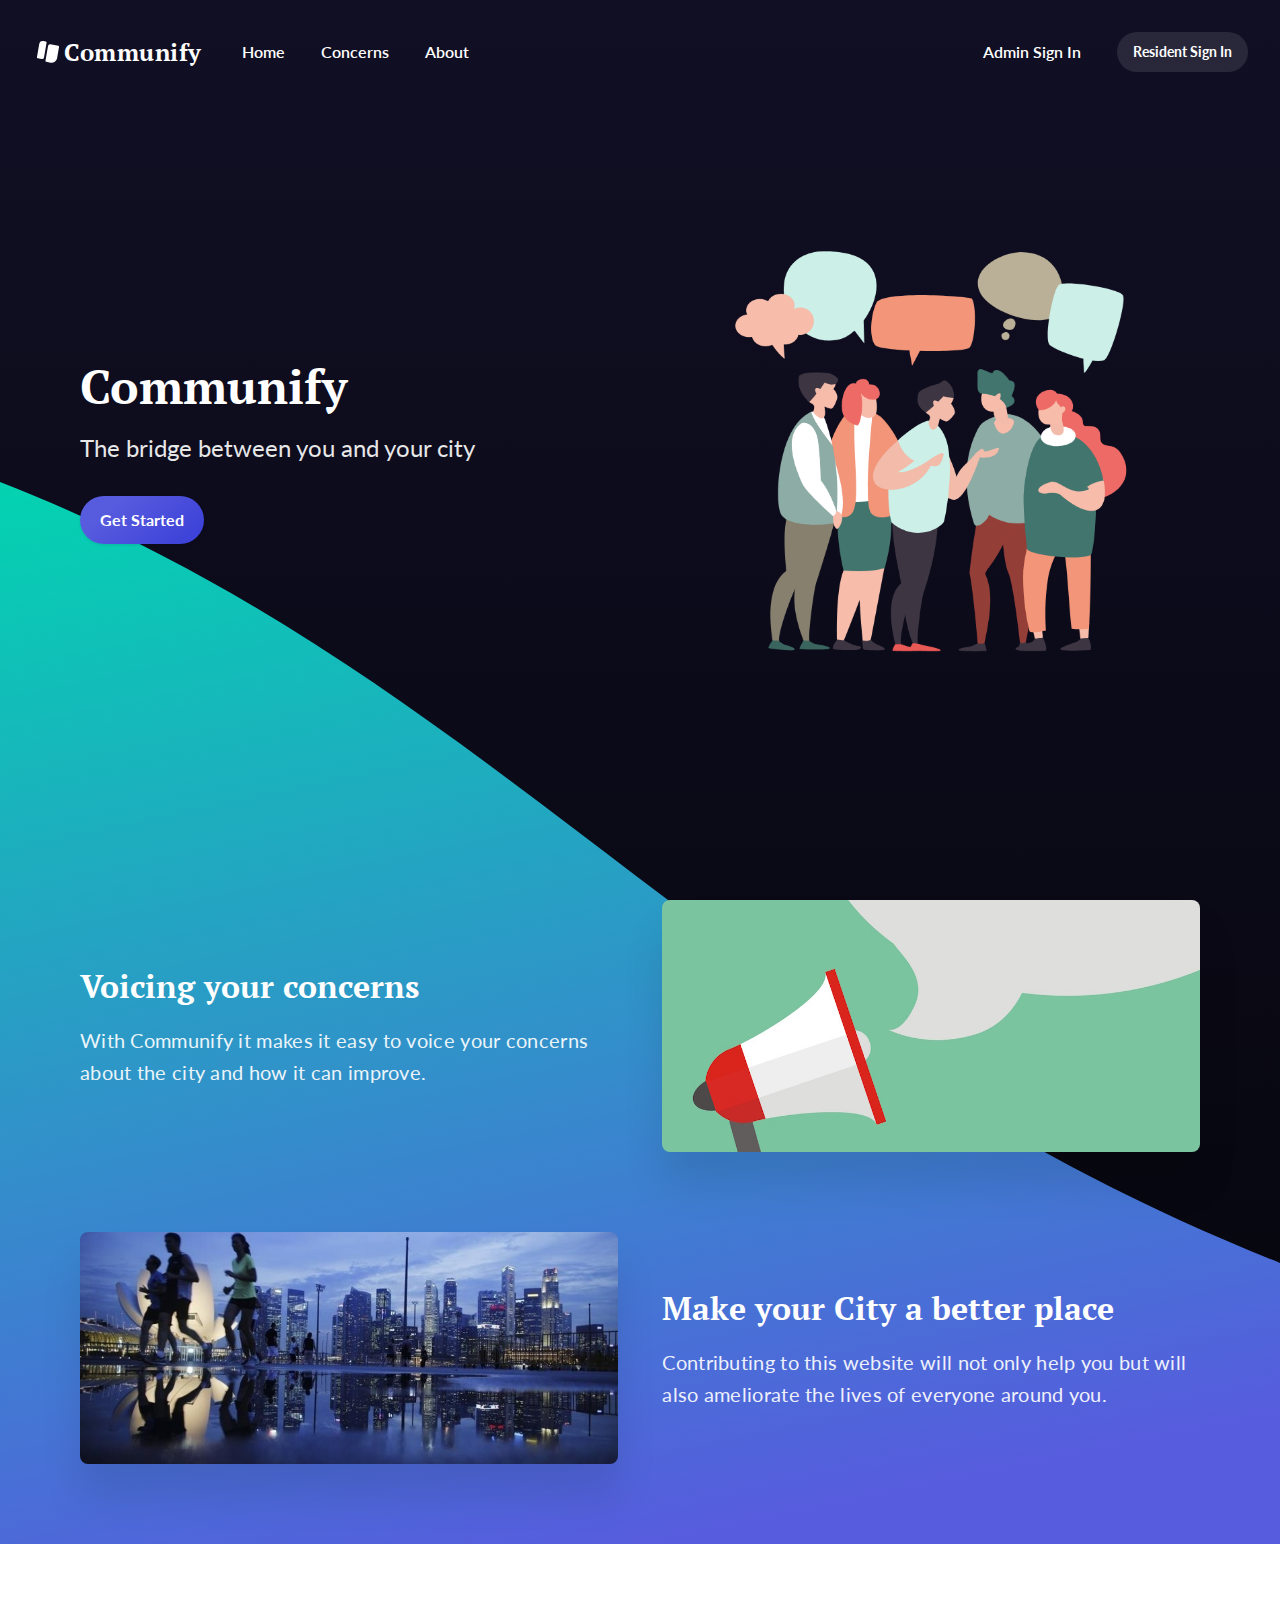
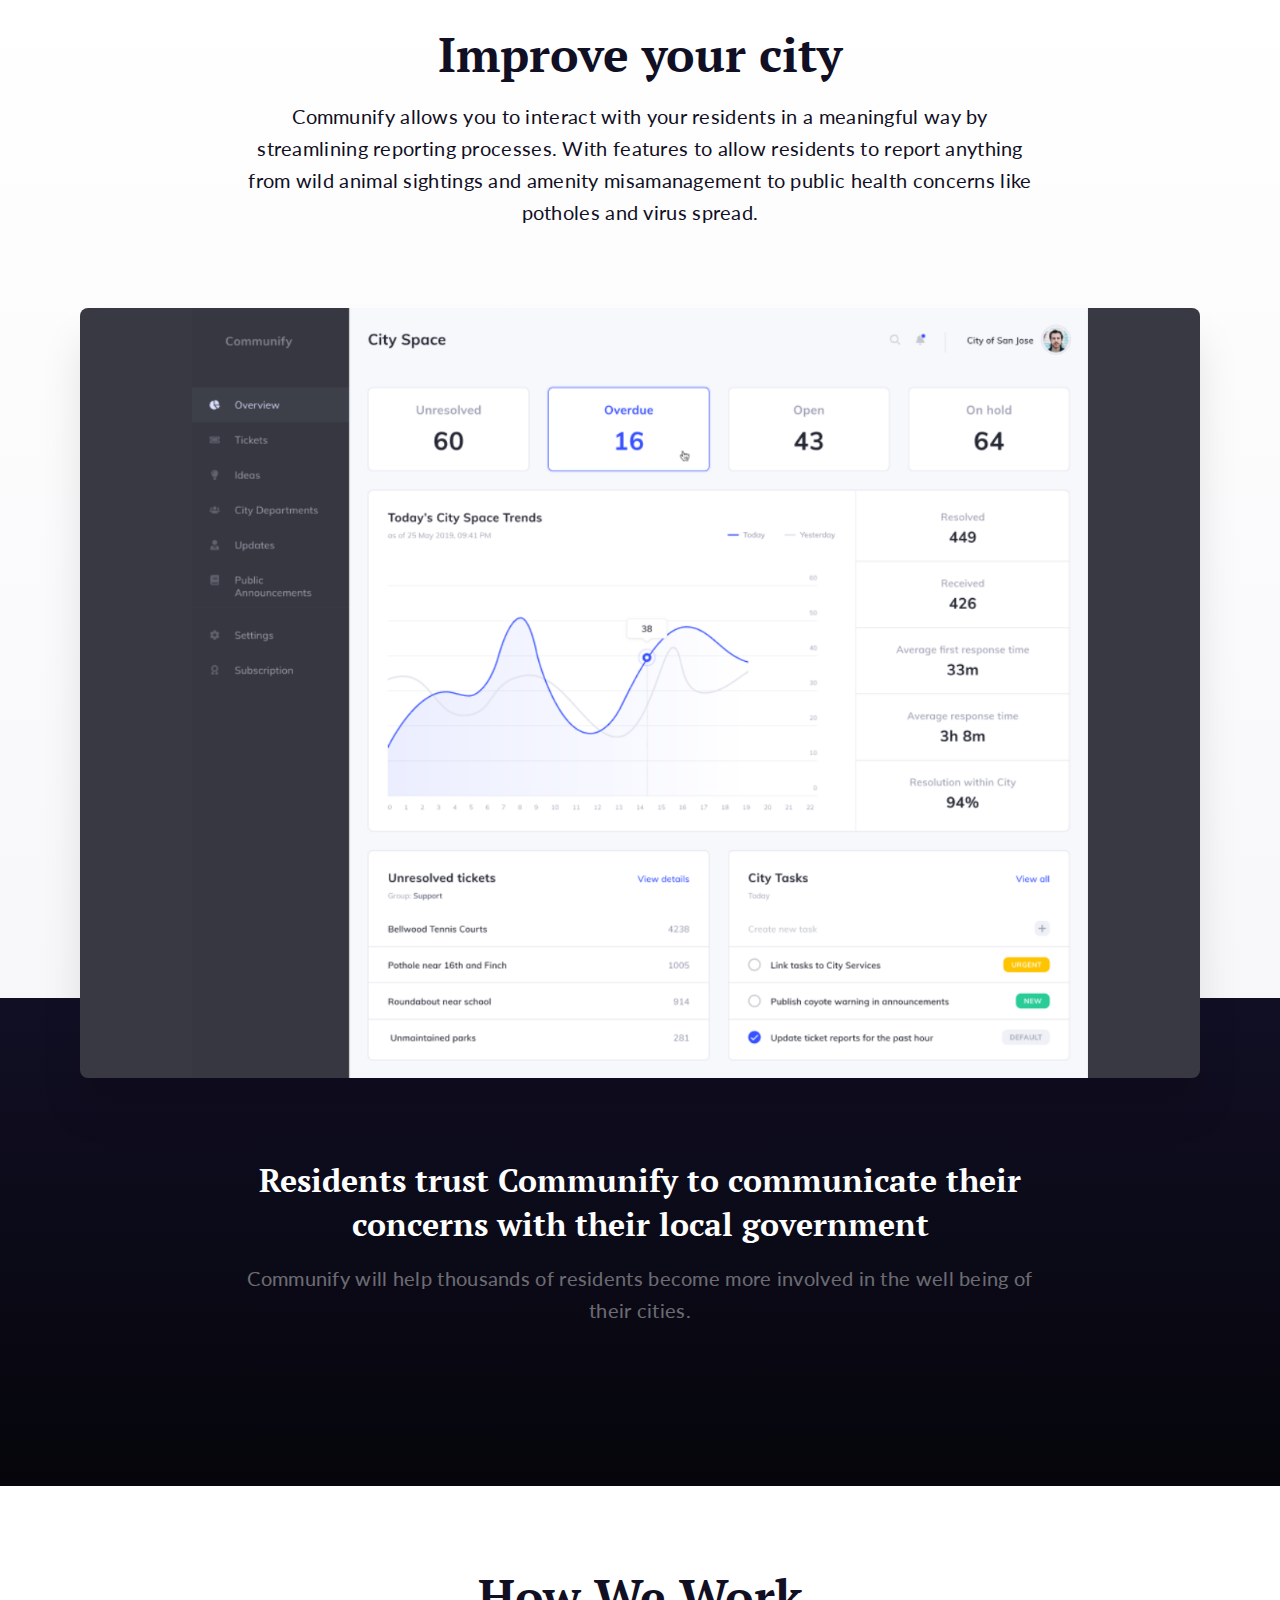
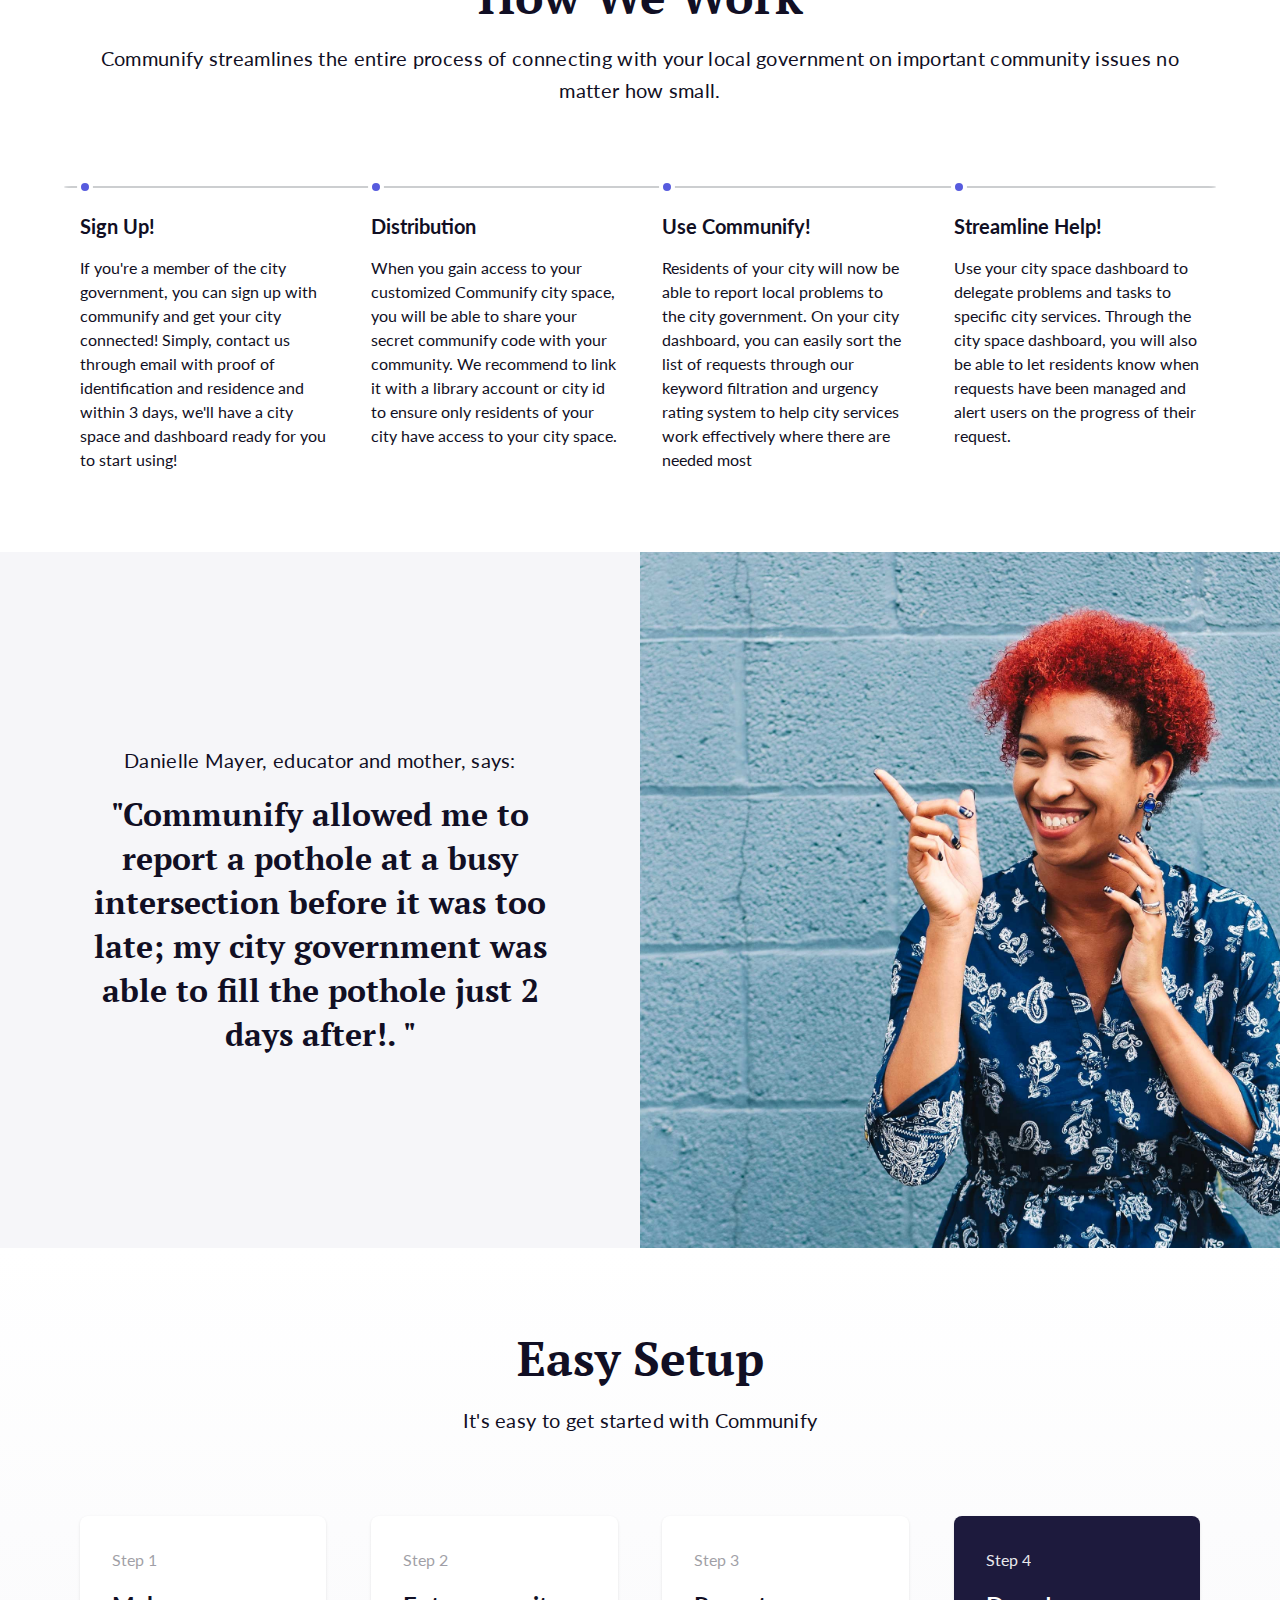
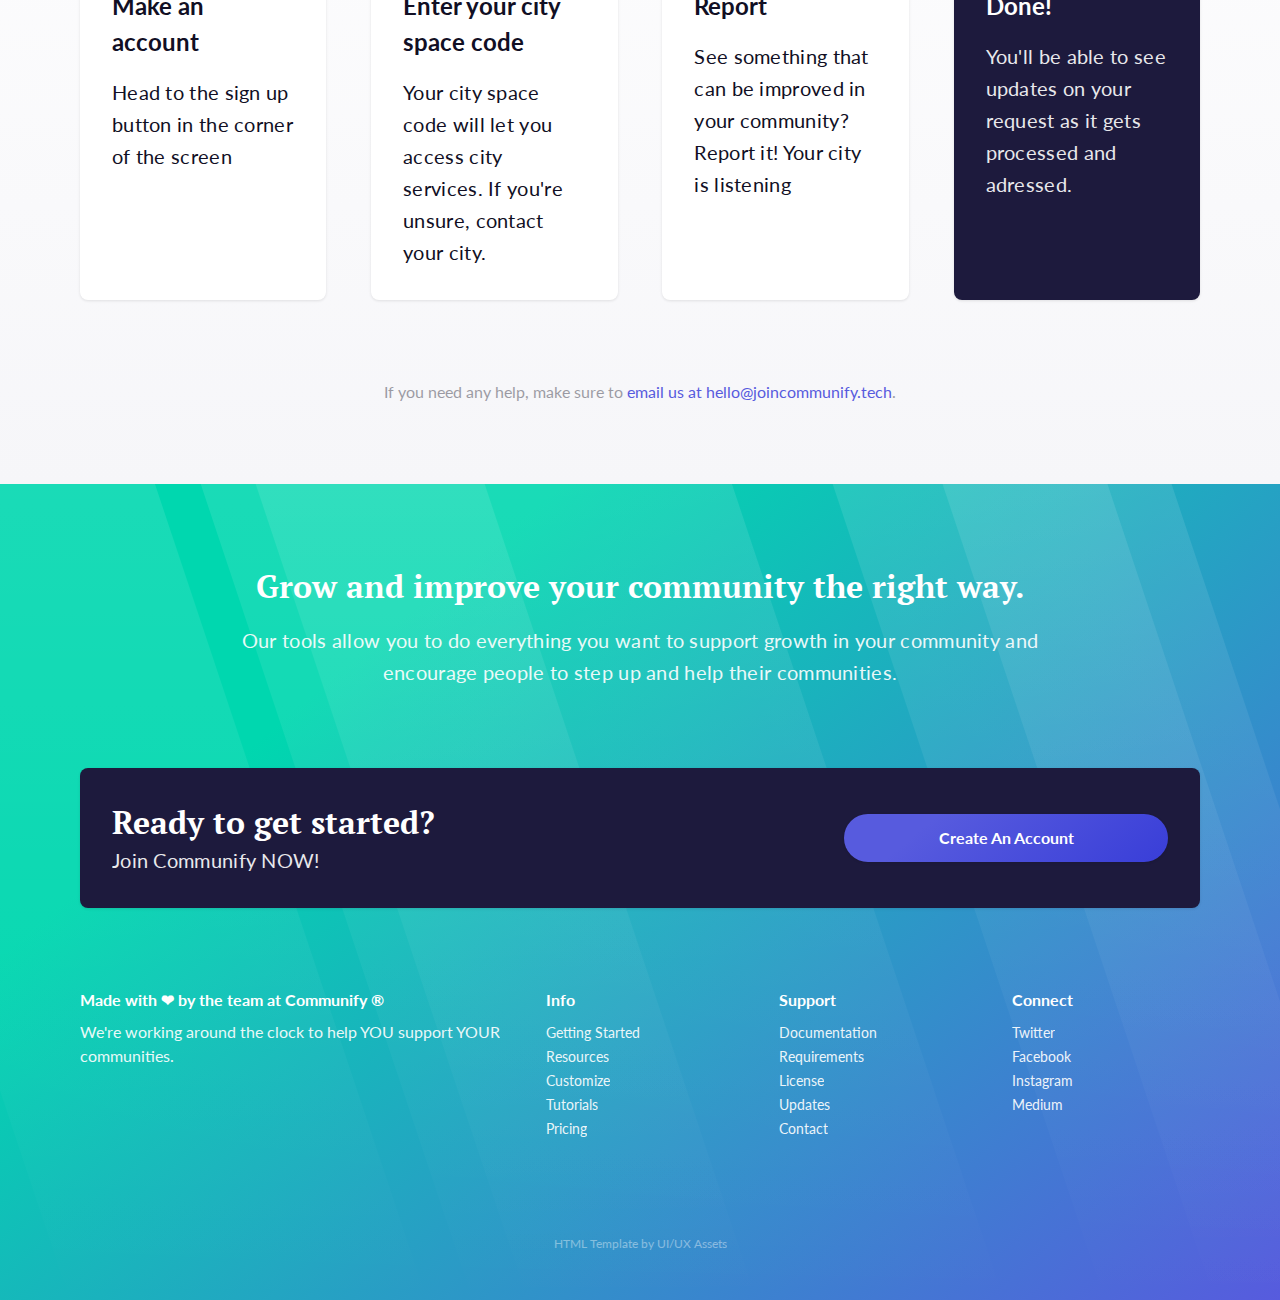
<file: index.html>
<!doctype html>
<html lang="en">

<head>
  <title>Communify</title>
  <meta charset="utf-8">
  <meta name="description" content="Your community, simplified for you">
  <meta name="viewport" content="width=device-width">
  <link rel="apple-touch-icon-precomposed" href="media/favicon.png">
  <link rel="icon" href="media/favicon.png">
  <link rel="mask-icon" href="media/favicon.svg" color="rgb(36,38,58)">
  <link rel="shortcut icon" href="media/favicon.png">
  <link rel="stylesheet" href="css/main.css">
</head>
<body class="page page-home preload">

  <header class="header-main dark">
    <nav>
      <a href="index.html" class="logo" rel="home"><svg xmlns="http://www.w3.org/2000/svg" xmlns:xlink="http://www.w3.org/1999/xlink" width="24" height="24" viewBox="0 0 24 24"><path d="M7.335 1.023l2.462.434a1 1 0 0 1 .811 1.159L8.004 17.388a2 2 0 0 1-2.317 1.622l-3.94-.694a1 1 0 0 1-.81-1.159L3.28 3.862a3.5 3.5 0 0 1 4.054-2.839zm7.039 3.272l7.878 1.39a1 1 0 0 1 .812 1.158l-1.997 11.325a5.5 5.5 0 0 1-6.372 4.461l-4.431-.78a1 1 0 0 1-.812-1.16l2.605-14.771a2 2 0 0 1 2.317-1.623z" fill="currentColor"/></svg><span>Communify</span></a>
      <div class="nav-toggle"></div>
      <ul class="inline">
        <li><a href="index.html" class="active">Home</a></li>
        <li><a href="concerns.html">Concerns</a></li>
        <li><a href="about.html">About</a></li>
      </ul>
      <ul class="inline right">
        <li><a href="https://creator.voiceflow.com/prototype/61462d085a13920006850cba" target="_blank" >Admin Sign In</a></li>
        <li><a href="https://creator.voiceflow.com/prototype/61465c8ad91e7f000678fbe0" target="_blank" class="button button-secondary button-m full-width-tablet" role="button">Resident Sign In</a></li>
      </ul>
    </nav>
  </header>

  <main>

    <section class="bg-image-hero center-tablet dark overlay-hero">
      <div class="full-screen -margin-bottom middle padding padding-top-tablet">
        <div class="row max-width-l">
          <div class="col-one-half middle">
            <div>
              <h1 class="hero">Communify</h1>
              <p class="lead">The bridge between you and your city</p>
              <a href="signup.html" class="button button-primary space-top" role="button">Get Started</a>
            </div>
          </div>
          <div class="col-one-half middle">
            <img src="media/content/hero-illustration.png" alt="Hero Illustration">
          </div>
        </div>
      </div>
      <div class="padding">
        <div class="row margin-bottom max-width-l">
          <div class="col-one-half middle">
            <h3>Voicing your concerns</h3>
            <p class="paragraph">With Communify it makes it easy to voice your concerns about the city and how it can improve.</p>
          </div>
          <div class="col-one-half">
            <img class="rounded shadow-l" src="media/bg/voice.jpg" alt="speakUP">
          </div>
        </div>
        <div class="row max-width-l reverse-order">
          <div class="col-one-half">
            <img class="rounded shadow-l" src="media/bg/betterplace.jpg" alt="Sketch">
          </div>
          <div class="col-one-half middle">
            <h3>Make your City a better place</h3>
            <p class="paragraph">Contributing to this website will not only help you but will also ameliorate the lives of everyone around you.</p>
          </div>
        </div>
      </div>
    </section>

    <section class="bg-gradient-light -margin-bottom-2 overlay padding">
      <div class="center max-width-m">
        <h2>Improve your city</h2>
        <p class="paragraph"> Communify allows you to interact with your residents in a meaningful way by streamlining reporting processes. With features to allow residents to report anything from wild animal sightings and amenity misamanagement to public health concerns like potholes and virus spread. </p>
      </div>
      <div class="margin-top max-width-l">
        <img class="rounded shadow-l" src="media/content/opalin-dashboard.png" alt="Opalin Dashboard">
      </div>
    </section>

    <section class="bg-gradient-dark center dark padding">
      <div class="margin-top max-width-l">
        <div class="margin-bottom max-width-m">
          <h3>Residents trust Communify to communicate their concerns with their local government</h3>
          <p class="opacity-m paragraph">Communify will help thousands of residents become more involved in the well being of their cities. </p>

    </section>

    <section class="padding">
      <div class="max-width-l">
        <div class="center">
          <h2>How We Work</h2>
          <p class="paragraph">Communify streamlines the entire process of connecting with your local government on important community issues no matter how small.</p>
        </div>
        <div class="row margin-top timeline">
          <div class="col-one-fourth">
            <h5>Sign Up!</h5>
            <p>If you're a member of the city government, you can sign up with communify and get your city connected! Simply, contact us through email with proof of identification and residence and within 3 days, we'll have a city space and dashboard ready for you to start using!</p>
          </div>
          <div class="col-one-fourth">
            <h5>Distribution</h5>
            <p>When you gain access to your customized Communify city space, you will be able to share your secret communify code with your community. We recommend to link it with a library account or city id to ensure only residents of your city have access to your city space. </p>
          </div>
          <div class="col-one-fourth">
            <h5>Use Communify!</h5>
            <p>Residents of your city will now be able to report local problems to the city government. On your city dashboard, you can easily sort the list of requests through our keyword filtration and urgency rating system to help city services work effectively where there are needed most</p>
          </div>
          <div class="col-one-fourth">
            <h5>Streamline Help!</h5>
            <p>Use your city space dashboard to delegate problems and tasks to specific city services. Through the city space dashboard, you will also be able to let residents know when requests have been managed and alert users on the progress of their request. </p>
          </div>
        </div>
      </div>
    </section>

    <section class="bg-light center">
      <div class="row no-gutter">
        <div class="col-one-half middle padding padding-bottom padding-top">
          <div class="max-width-m">
            <p class="paragraph">Danielle Mayer, educator and mother, says:</p>
            <h3>"Communify allowed me to report a pothole at a busy intersection before it was too late; my city government was able to fill the pothole just 2 days after!. "</h3>
          </div>
        </div>
        <div class="col-one-half bg-image-03 padding-bottom padding-top"></div>
      </div>
    </section>

    <section class="bg-gradient-light padding">
      <div class="center max-width-l">
        <h2>Easy Setup</h2>
        <p class="paragraph">It's easy to get started with Communify</p>
      </div>
      <div class="row margin-top max-width-l">
        <div class="col-one-fourth card card-content">
          <p class="muted">Step 1</p>
          <h4>Make an account</h4>
          <p class="paragraph"> Head to the sign up button in the corner of the screen </p>
        </div>
        <div class="col-one-fourth card card-content">
          <p class="muted">Step 2</p>
          <h4>Enter your city space code</h4>
          <p class="paragraph">Your city space code will let you access city services. If you're unsure, contact your city. </p>
        </div>
        <div class="col-one-fourth card card-content">
          <p class="muted">Step 3</p>
          <h4>Report</h4>
          <p class="paragraph">See something that can be improved in your community? Report it! Your city is listening</p>
        </div>
        <div class="col-one-fourth card card-content dark">
          <p class="muted">Step 4</p>
          <h4>Done!</h4>
          <p class="paragraph">You'll be able to see updates on your request as it gets processed and adressed. </p>
        </div>
      </div>
      <div class="center margin-top max-width-l">
        <span class="muted">If you need any help, make sure to </span><a href="">email us at hello@joincommunify.tech</a><span class="muted">.</span>
      </div>
    </section>

  </main>

  <footer class="footer-main bg-gradient-primary dark overlay-shape-06">
    <div class="padding">
      <div class="center margin-bottom max-width-m">
        <h3>Grow and improve your community the right way.</h3>
        <p class="paragraph">Our tools allow you to do everything you want to support growth in your community and encourage people to step up and help their communities.</p>
      </div>
      
      <div class="card card-content dark margin-bottom max-width-l">
        <form class="row reduce-spacing">
          <div class="col-two-thirds center-tablet middle">
            <h3 class="space-none">Ready to get started?</h3>
            <p class="paragraph">Join Communify NOW!</p>
          </div>
          <div class="col-one-third middle">
            <a href="signup.html" class="button button-primary" role="button">Create An Account</a>
          </div>
        </form>
      </div>
      <div class="row center-desktop max-width-l">
        <div class="col-two-fifths">
          <h6>Made with &#x2764; by the team at Communify ®</h6>
          <p>We're working around the clock to help YOU support YOUR communities.</p>
        </div>
        <div class="col-one-fifth">
          <h6>Info</h6>
          <ul class="blank">
            <li><a href="#">Getting Started</a></li>
            <li><a href="#">Resources</a></li>
            <li><a href="#">Customize</a></li>
            <li><a href="#">Tutorials</a></li>
            <li><a href="#">Pricing</a></li>
          </ul>
        </div>
        <div class="col-one-fifth">
          <h6>Support</h6>
          <ul class="blank">
            <li><a href="#">Documentation</a></li>
            <li><a href="#">Requirements</a></li>
            <li><a href="#">License</a></li>
            <li><a href="#">Updates</a></li>
            <li><a href="#">Contact</a></li>
          </ul>
        </div>
        <div class="col-one-fifth">
          <h6>Connect</h6>
          <ul class="blank">
            <li><a href="#">Twitter</a></li>
            <li><a href="#">Facebook</a></li>
            <li><a href="#">Instagram</a></li>
            <li><a href="#">Medium</a></li>
          </ul>
        </div>
      </div>
    </div>
    <p class="copyright"><span>HTML Template by </span><a href="https://uiuxassets.com/" target="_blank">UI/UX Assets</a></p>
  </footer>

  <script src="js/main.js"></script>
</body>

</html>
</file>
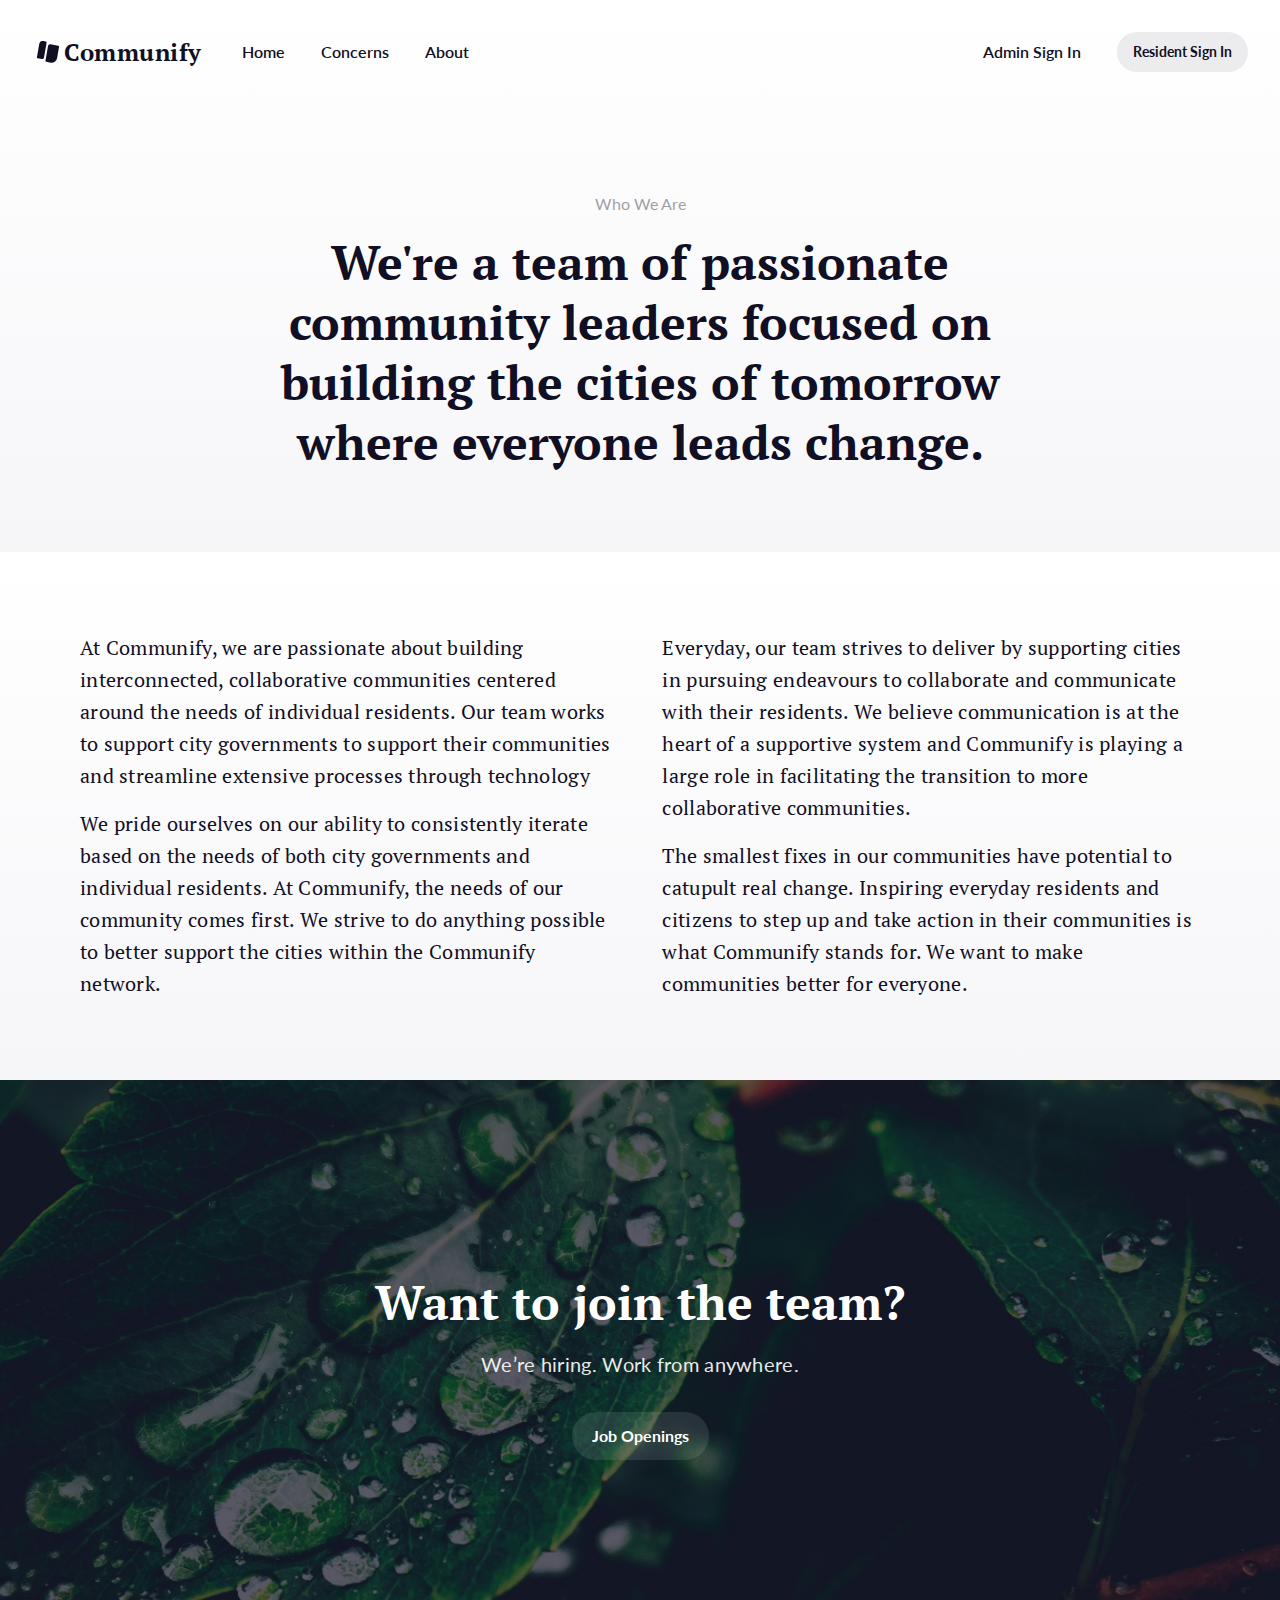
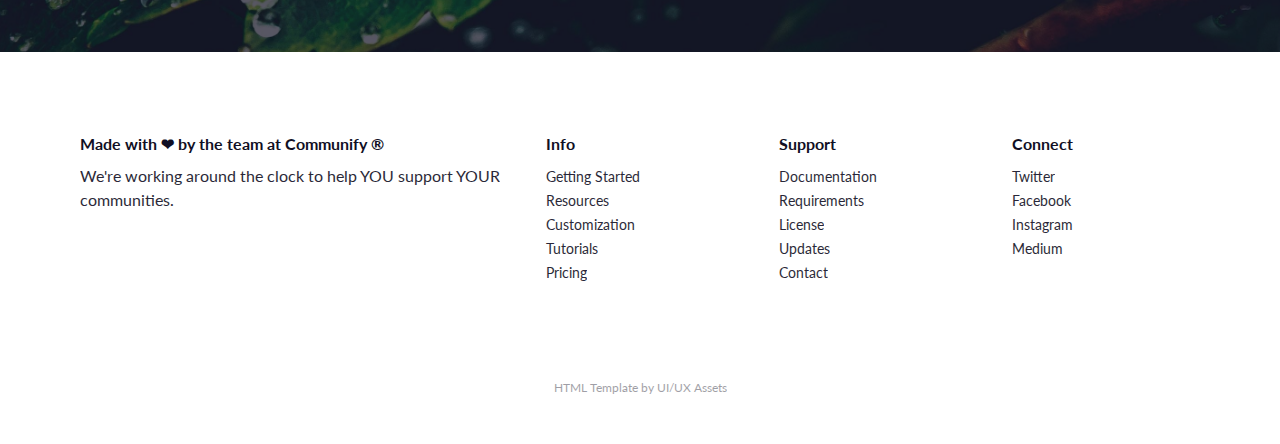
<file: about.html>
<!doctype html>
<html lang="en">

<head>
  <title>Communify - About</title>
  <meta charset="utf-8">
  <meta name="description" content="A minimal and responsive HTML5 landing page built on lightweight, clean and customizable code.">
  <meta name="viewport" content="width=device-width">
  <link rel="apple-touch-icon-precomposed" href="media/favicon.png">
  <link rel="icon" href="media/favicon.png">
  <link rel="mask-icon" href="media/favicon.svg" color="rgb(36,38,58)">
  <link rel="shortcut icon" href="media/favicon.png">
  <link rel="stylesheet" href="css/main.css">
</head>
<body class="page page-about preload">

  <header class="header-main">
    <nav>
      <a href="index.html" class="logo" rel="home"><svg xmlns="http://www.w3.org/2000/svg" xmlns:xlink="http://www.w3.org/1999/xlink" width="24" height="24" viewBox="0 0 24 24"><path d="M7.335 1.023l2.462.434a1 1 0 0 1 .811 1.159L8.004 17.388a2 2 0 0 1-2.317 1.622l-3.94-.694a1 1 0 0 1-.81-1.159L3.28 3.862a3.5 3.5 0 0 1 4.054-2.839zm7.039 3.272l7.878 1.39a1 1 0 0 1 .812 1.158l-1.997 11.325a5.5 5.5 0 0 1-6.372 4.461l-4.431-.78a1 1 0 0 1-.812-1.16l2.605-14.771a2 2 0 0 1 2.317-1.623z" fill="currentColor"/></svg><span>Communify</span></a>
      <div class="nav-toggle"></div>
      <ul class="inline">
        <li><a href="index.html">Home</a></li>
        <li><a href="concerns.html">Concerns</a></li>
        <li><a href="about.html" class="active">About</a></li>
      </ul>
      <ul class="inline right">
        <li><a href="https://creator.voiceflow.com/prototype/61462d085a13920006850cba" target="_blank" >Admin Sign In</a></li>
        <li><a href="https://creator.voiceflow.com/prototype/61465c8ad91e7f000678fbe0" target="_blank" class="button button-secondary button-m full-width-tablet" role="button">Resident Sign In</a></li>
      </ul>
    </nav>
  </header>

  <main>

    <section class="bg-gradient-light center padding padding-top">
      <div class="max-width-m">
        <p class="muted">Who We Are</p>
        <h1 class="hero">We're a team of passionate community leaders focused on building the cities of tomorrow where everyone leads change.</h1>
      </div>
    </section>

    <section class="bg-gradient-light padding">
      <div class="max-width-l">
        <div class="row reduce-spacing">
          <div class="col-one-half">
            <p class="paragraph serif">At Communify, we are passionate about building interconnected, collaborative communities centered around the needs of individual residents. Our team works to support city governments to support their communities and streamline extensive processes through technology</p>
            <p class="paragraph serif">We pride ourselves on our ability to consistently iterate based on the needs of both city governments and individual residents. At Communify, the needs of our community comes first. We strive to do anything possible to better support the cities within the Communify network.</p>
          </div>
          <div class="col-one-half">
            <p class="paragraph serif">Everyday, our team strives to deliver by supporting cities in pursuing endeavours to collaborate and communicate with their residents. We believe communication is at the heart of a supportive system and Communify is playing a large role in facilitating the transition to more collaborative communities. </p>
            <p class="paragraph serif">The smallest fixes in our communities have potential to catupult real change. Inspiring everyday residents and citizens to step up and take action in their communities is what Communify stands for. We want to make communities better for everyone. </p>
          </div>
        </div>
        
      </div>
    </section>

    <section class="bg-image-07 dark overlay padding padding-bottom padding-top">
      <div class="center max-width-m">
        <h2>Want to join the team?</h2>
        <p class="paragraph">We’re hiring. Work from anywhere.</p>
        <a href="#" class="button button-secondary space-top" role="button">Job Openings</a>
      </div>
    </section>

  </main>

  <footer class="footer-main">
    <div class="padding">
      <div class="row center-desktop max-width-l">
        <div class="col-two-fifths">
          <h6>Made with &#x2764; by the team at Communify ®</h6>
          <p>We're working around the clock to help YOU support YOUR communities.</p>
        </div>
        <div class="col-one-fifth">
          <h6>Info</h6>
          <ul class="blank">
            <li><a href="#">Getting Started</a></li>
            <li><a href="#">Resources</a></li>
            <li><a href="#">Customization</a></li>
            <li><a href="#">Tutorials</a></li>
            <li><a href="#">Pricing</a></li>
          </ul>
        </div>
        <div class="col-one-fifth">
          <h6>Support</h6>
          <ul class="blank">
            <li><a href="#">Documentation</a></li>
            <li><a href="#">Requirements</a></li>
            <li><a href="#">License</a></li>
            <li><a href="#">Updates</a></li>
            <li><a href="#">Contact</a></li>
          </ul>
        </div>
        <div class="col-one-fifth">
          <h6>Connect</h6>
          <ul class="blank">
            <li><a href="#">Twitter</a></li>
            <li><a href="#">Facebook</a></li>
            <li><a href="#">Instagram</a></li>
            <li><a href="#">Medium</a></li>
          </ul>
        </div>
      </div>
    </div>
    <p class="copyright"><span>HTML Template by </span><a href="https://uiuxassets.com/" target="_blank">UI/UX Assets</a></p>
  </footer>

  <script src="js/main.js"></script>
</body>

</html>
</file>
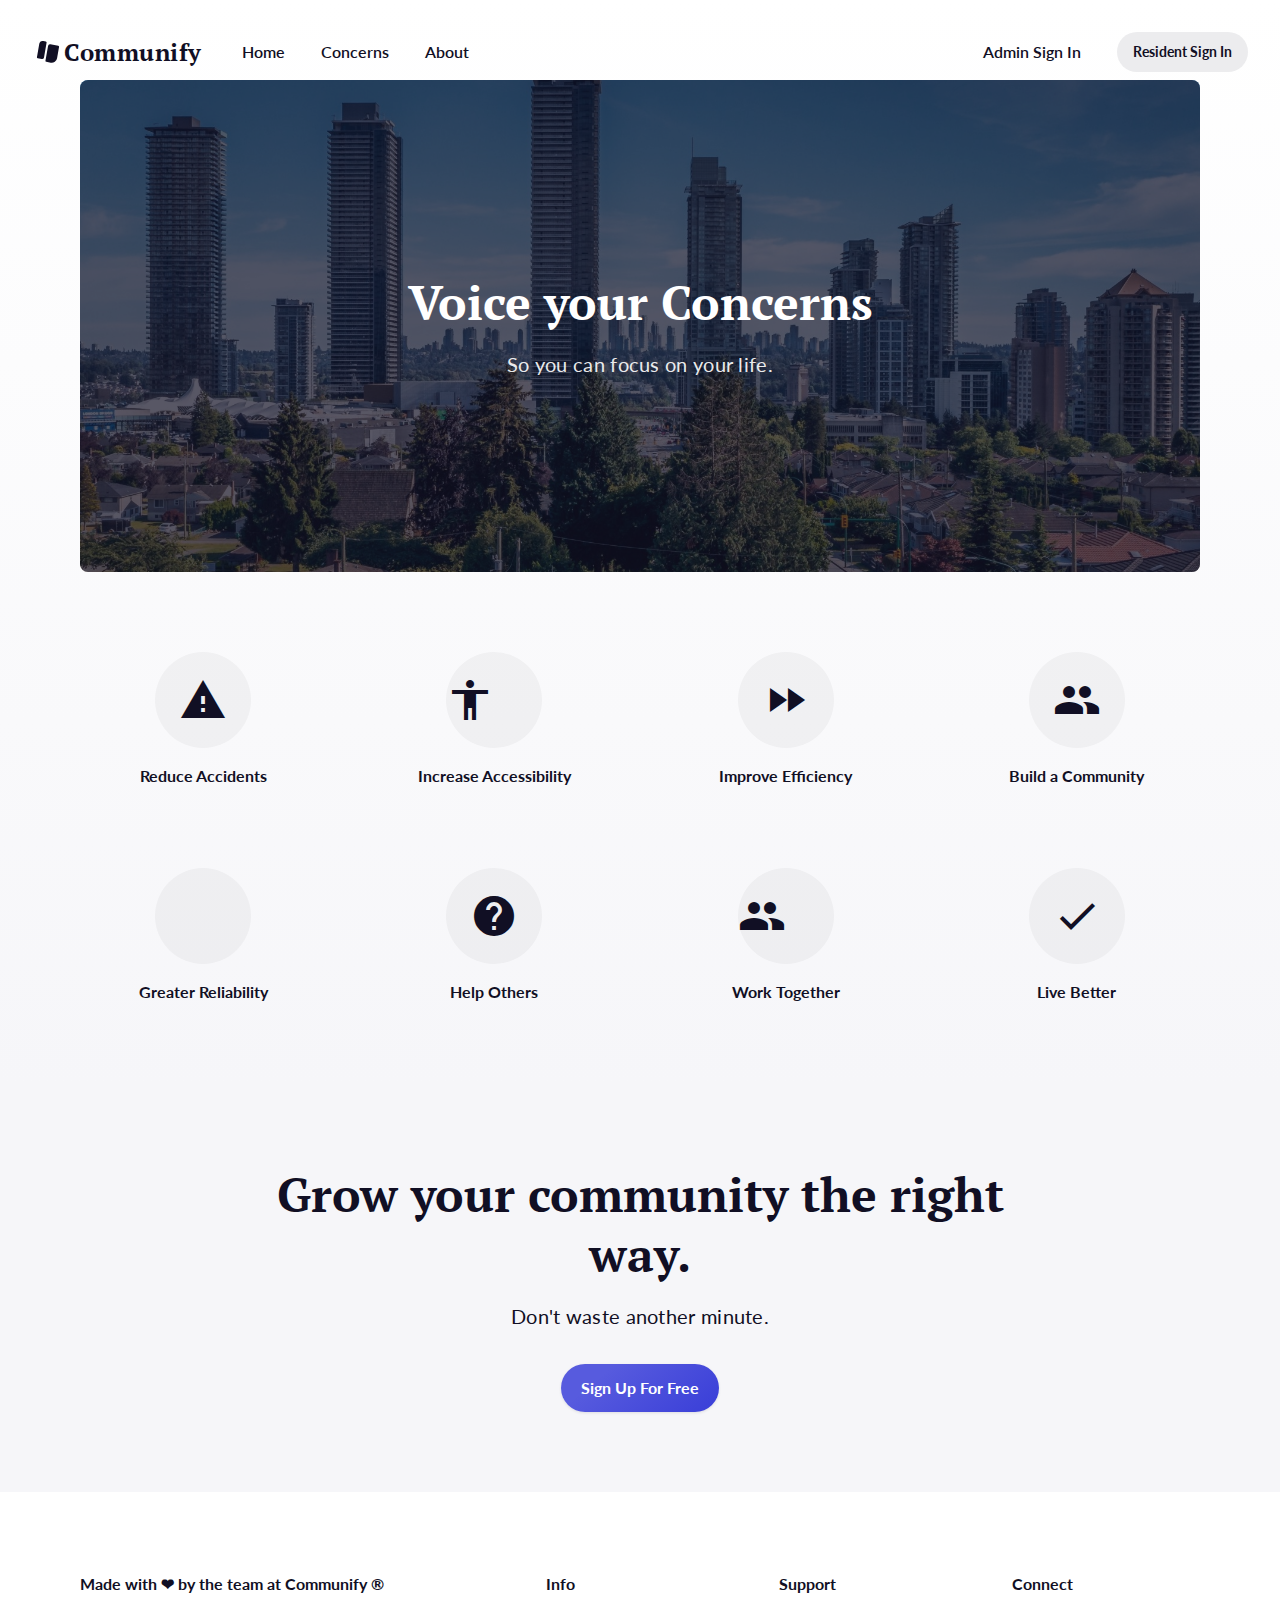
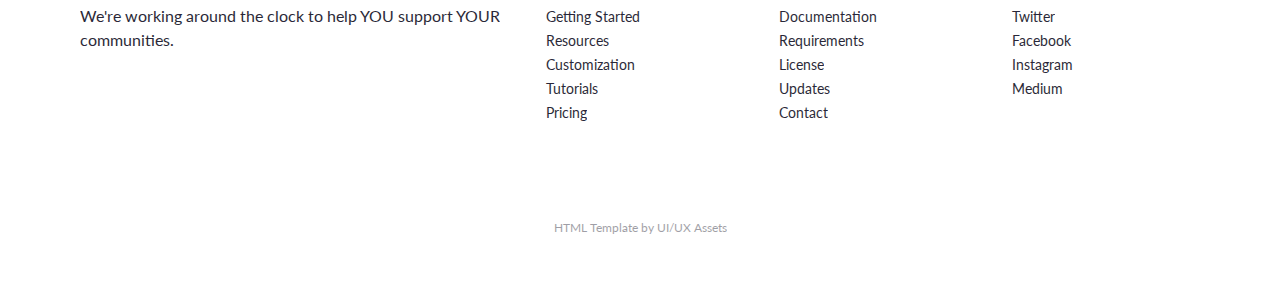
<file: concerns.html>
<!doctype html>
<html lang="en">

<head>
  <title>Communify - Concerns</title>
  <meta charset="utf-8">
  <meta name="description" content="A minimal and responsive HTML5 landing page built on lightweight, clean and customizable code.">
  <meta name="viewport" content="width=device-width">
  <link rel="apple-touch-icon-precomposed" href="media/favicon.png">
  <link rel="icon" href="media/favicon.png">
  <link rel="mask-icon" href="media/favicon.svg" color="rgb(36,38,58)">
  <link rel="shortcut icon" href="media/favicon.png">
  <link rel="stylesheet" href="css/main.css">
</head>
<body class="page page-pricing preload">

  <header class="header-main">
    <nav>
      <a href="index.html" class="logo" rel="home"><svg xmlns="http://www.w3.org/2000/svg" xmlns:xlink="http://www.w3.org/1999/xlink" width="24" height="24" viewBox="0 0 24 24"><path d="M7.335 1.023l2.462.434a1 1 0 0 1 .811 1.159L8.004 17.388a2 2 0 0 1-2.317 1.622l-3.94-.694a1 1 0 0 1-.81-1.159L3.28 3.862a3.5 3.5 0 0 1 4.054-2.839zm7.039 3.272l7.878 1.39a1 1 0 0 1 .812 1.158l-1.997 11.325a5.5 5.5 0 0 1-6.372 4.461l-4.431-.78a1 1 0 0 1-.812-1.16l2.605-14.771a2 2 0 0 1 2.317-1.623z" fill="currentColor"/></svg><span>Communify</span></a>
      <div class="nav-toggle"></div>
      <ul class="inline">
        <li><a href="index.html">Home</a></li>
        <li><a href="concerns.html" class="active">Concerns</a></li>
        <li><a href="about.html">About</a></li>
      </ul>
      <ul class="inline right">
        <li><a href="https://creator.voiceflow.com/prototype/61462d085a13920006850cba" target="_blank" >Admin Sign In</a></li>
        <li><a href="https://creator.voiceflow.com/prototype/61465c8ad91e7f000678fbe0" target="_blank" class="button button-secondary button-m full-width-tablet" role="button">Resident Sign In</a></li>
      </ul>
    </nav>
  </header>

  <main>

    <section class="bg-gradient-light padding">
      <div class="bg-image-08 dark margin-bottom max-width-l overlay padding padding-bottom padding-top rounded">
        <div class="center max-width-m">
          <h2>Voice your Concerns</h2>
          <p class="paragraph">So you can focus on your life.</p>
        </div>
      </div>
      <div class="row center margin-bottom max-width-l min-two-columns">
        <div class="col-one-fourth">
          <i class="feature-icons material-icons">report_problem</i>
          <h6>Reduce Accidents</h6> 
        </div>
        <div class="col-one-fourth">
          <i class="feature-icons material-icons">accessibility_new</i>
          <h6>Increase Accessibility</h6>
        </div>
        <div class="col-one-fourth">
          <i class="feature-icons material-icons">fast_forward</i>
          <h6>Improve Efficiency</h6>
        </div>
        <div class="col-one-fourth">
          <i class="feature-icons material-icons">people</i>
          <h6>Build a Community</h6>
        </div>
      </div>
      <div class="row center max-width-l min-two-columns">
        <div class="col-one-fourth">
          <i class="feature-icons material-icons">self_improvement</i>
          <h6>Greater Reliability</h6>
        </div>
        <div class="col-one-fourth">
          <i class="feature-icons material-icons">help</i>
          <h6>Help Others</h6>
        </div>
        <div class="col-one-fourth">
          <i class="feature-icons material-icons">groups</i>
          <h6>Work Together</h6>
        </div>
        <div class="col-one-fourth">
          <i class="feature-icons material-icons">check</i>
          <h6>Live Better</h6>
        </div>
      </div>
    </section>

    <section class="bg-light padding">
      <div class="center max-width-m">
        <h2>Grow your community the right way.</h2>
        <p class="paragraph">Don't waste another minute.</p>
        <a href="signup.html" class="button button-primary space-top" role="button">Sign Up For Free</a>
      </div>
    </section>

  </main>

  <footer class="footer-main">
    <div class="padding">
      <div class="row center-desktop max-width-l">
        <div class="col-two-fifths">
          <h6>Made with &#x2764; by the team at Communify ®</h6>
          <p>We're working around the clock to help YOU support YOUR communities.</p>
        </div>
        <div class="col-one-fifth">
          <h6>Info</h6>
          <ul class="blank">
            <li><a href="#">Getting Started</a></li>
            <li><a href="#">Resources</a></li>
            <li><a href="#">Customization</a></li>
            <li><a href="#">Tutorials</a></li>
            <li><a href="#">Pricing</a></li>
          </ul>
        </div>
        <div class="col-one-fifth">
          <h6>Support</h6>
          <ul class="blank">
            <li><a href="#">Documentation</a></li>
            <li><a href="#">Requirements</a></li>
            <li><a href="#">License</a></li>
            <li><a href="#">Updates</a></li>
            <li><a href="#">Contact</a></li>
          </ul>
        </div>
        <div class="col-one-fifth">
          <h6>Connect</h6>
          <ul class="blank">
            <li><a href="#">Twitter</a></li>
            <li><a href="#">Facebook</a></li>
            <li><a href="#">Instagram</a></li>
            <li><a href="#">Medium</a></li>
          </ul>
        </div>
      </div>
    </div>
    <p class="copyright"><span>HTML Template by </span><a href="https://uiuxassets.com/" target="_blank">UI/UX Assets</a></p>
  </footer>

  <script src="js/main.js"></script>
</body>
</html>
</file>
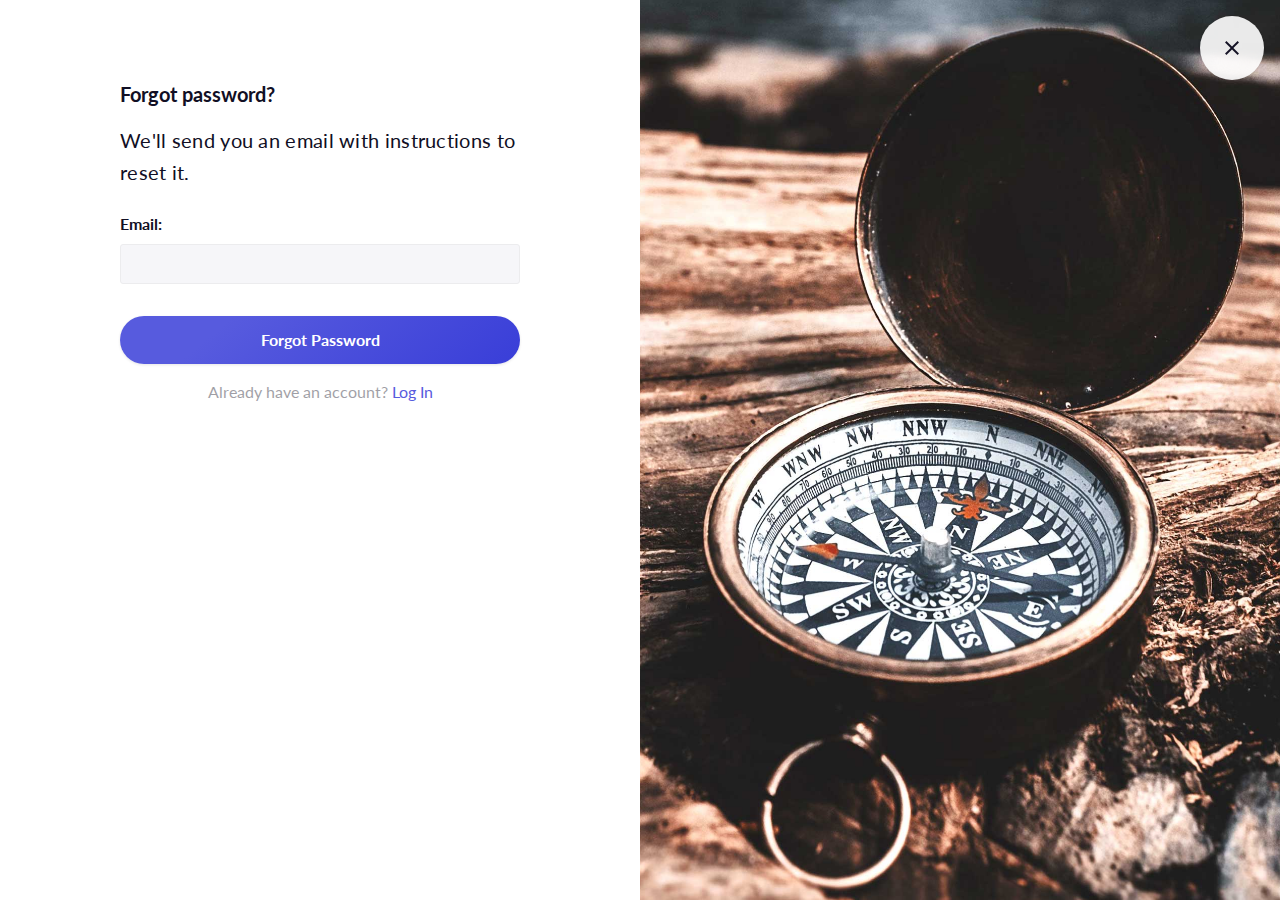
<file: forgot-password.html>
<!doctype html>
<html lang="en">

<!-- Mirrored from preview.uiuxassets.com/opalin/forgot-password.html by HTTrack Website Copier/3.x [XR&CO'2014], Sat, 18 Sep 2021 18:29:07 GMT -->
<head>
  <title>Opalin HTML Template - Forgot Password</title>
  <meta charset="utf-8">
  <meta name="description" content="A minimal and responsive HTML5 landing page built on lightweight, clean and customizable code.">
  <meta name="viewport" content="width=device-width">
  <link rel="apple-touch-icon-precomposed" href="media/favicon.png">
  <link rel="icon" href="media/favicon.png">
  <link rel="mask-icon" href="media/favicon.svg" color="rgb(36,38,58)">
  <link rel="shortcut icon" href="media/favicon.png">
  <link rel="stylesheet" href="css/main.css">
</head>
<body class="page page-onboarding preload">

  <main>

    <a href="index.html" class="button button-close" role="button"></a>

    <section class="row no-gutter reverse-order">
      <div class="col-one-half middle padding">
        <div class="max-width-s">
          <h5>Forgot password?</h5>
          <p class="paragraph">We'll send you an email with instructions to reset it.</p>
          <form>
            <div class="form-group">
              <label for="email">Email:</label>
              <input id="email" type="email" name="email">
            </div>
            <a href="#" class="button button-primary full-width space-top" role="button">Forgot Password</a>
          </form>
        </div>
        <div class="center max-width-s space-top">
          <span class="muted">Already have an account? </span><a href="login.html">Log In</a>
        </div>
      </div>
      <div class="col-one-half bg-image-06 featured-image"></div>
    </section>

  </main>

  <script src="js/main.js"></script>
</body>

<!-- Mirrored from preview.uiuxassets.com/opalin/forgot-password.html by HTTrack Website Copier/3.x [XR&CO'2014], Sat, 18 Sep 2021 18:29:07 GMT -->
</html>
</file>
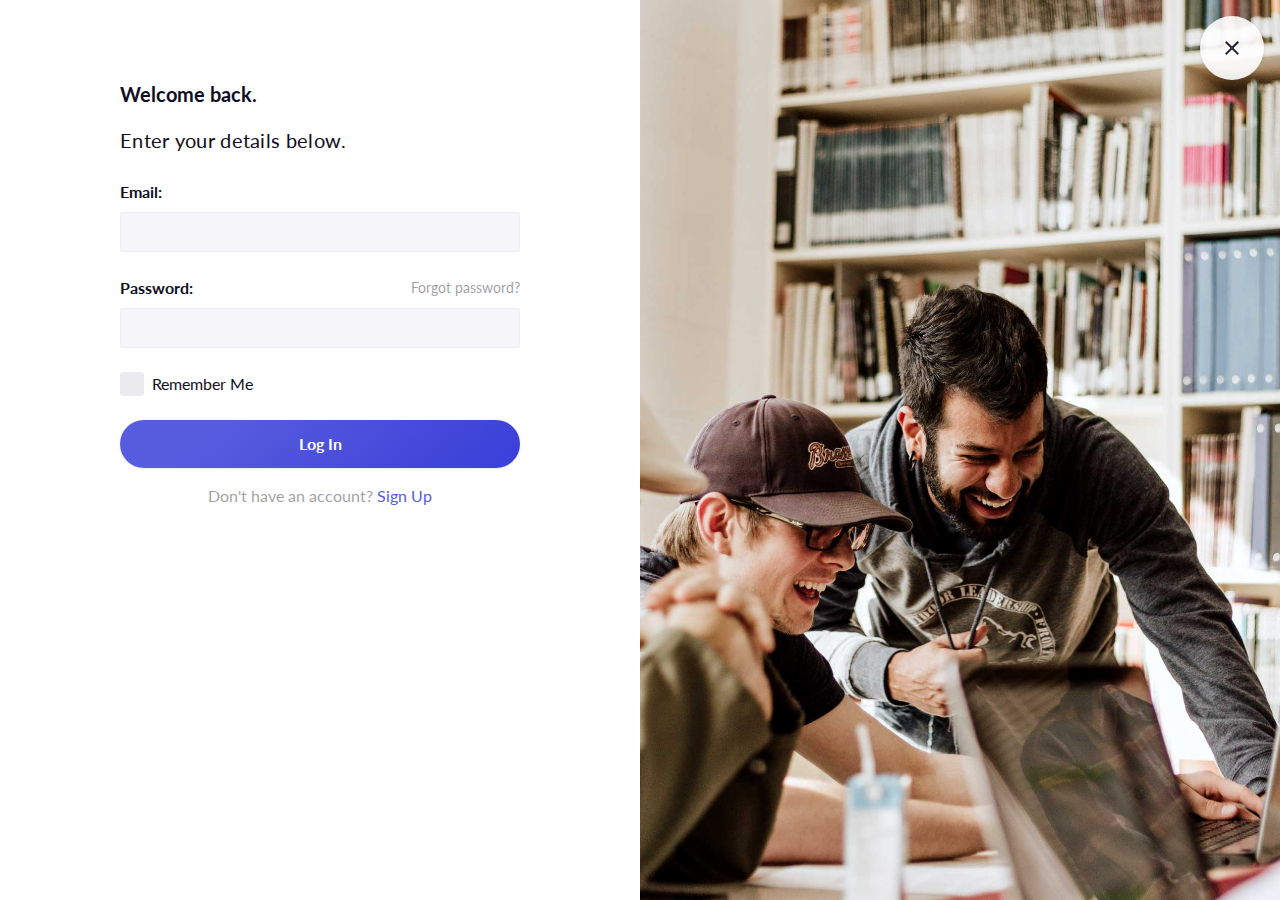
<file: login.html>
<!doctype html>
<html lang="en">

<!-- Mirrored from preview.uiuxassets.com/opalin/login.html by HTTrack Website Copier/3.x [XR&CO'2014], Sat, 18 Sep 2021 18:29:07 GMT -->
<head>
  <title>Opalin HTML Template - Log In</title>
  <meta charset="utf-8">
  <meta name="description" content="A minimal and responsive HTML5 landing page built on lightweight, clean and customizable code.">
  <meta name="viewport" content="width=device-width">
  <link rel="apple-touch-icon-precomposed" href="media/favicon.png">
  <link rel="icon" href="media/favicon.png">
  <link rel="mask-icon" href="media/favicon.svg" color="rgb(36,38,58)">
  <link rel="shortcut icon" href="media/favicon.png">
  <link rel="stylesheet" href="css/main.css">
</head>
<body class="page page-onboarding preload">

  <main>

    <a href="index.html" class="button button-close" role="button"></a>

    <section class="row no-gutter reverse-order">
      <div class="col-one-half middle padding">
        <div class="max-width-s">
          <h5>Welcome back.</h5>
          <p class="paragraph">Enter your details below.</p>
          <form>
            <div class="form-group">
              <label for="email">Email:</label>
              <input id="email" type="email" name="email">
            </div>
            <div class="form-group">
              <label for="password">Password:</label>
              <input id="password" type="password" name="login-password">
              <a href="forgot-password.html" class="form-help">Forgot password?</a>
            </div>
            <div class="form-group">
              <input id="remember-me" type="checkbox" name="remember-me">
              <label for="remember-me" class="checkbox">Remember Me</label>
            </div>
            <a href="#" class="button button-primary full-width" role="button">Log In</a>
          </form>
        </div>
        <div class="center max-width-s space-top">
          <span class="muted">Don't have an account? </span><a href="signup.html">Sign Up</a>
        </div>
      </div>
      <div class="col-one-half bg-image-04 featured-image"></div>
    </section>

  </main>

  <script src="js/main.js"></script>
</body>

<!-- Mirrored from preview.uiuxassets.com/opalin/login.html by HTTrack Website Copier/3.x [XR&CO'2014], Sat, 18 Sep 2021 18:29:07 GMT -->
</html>
</file>
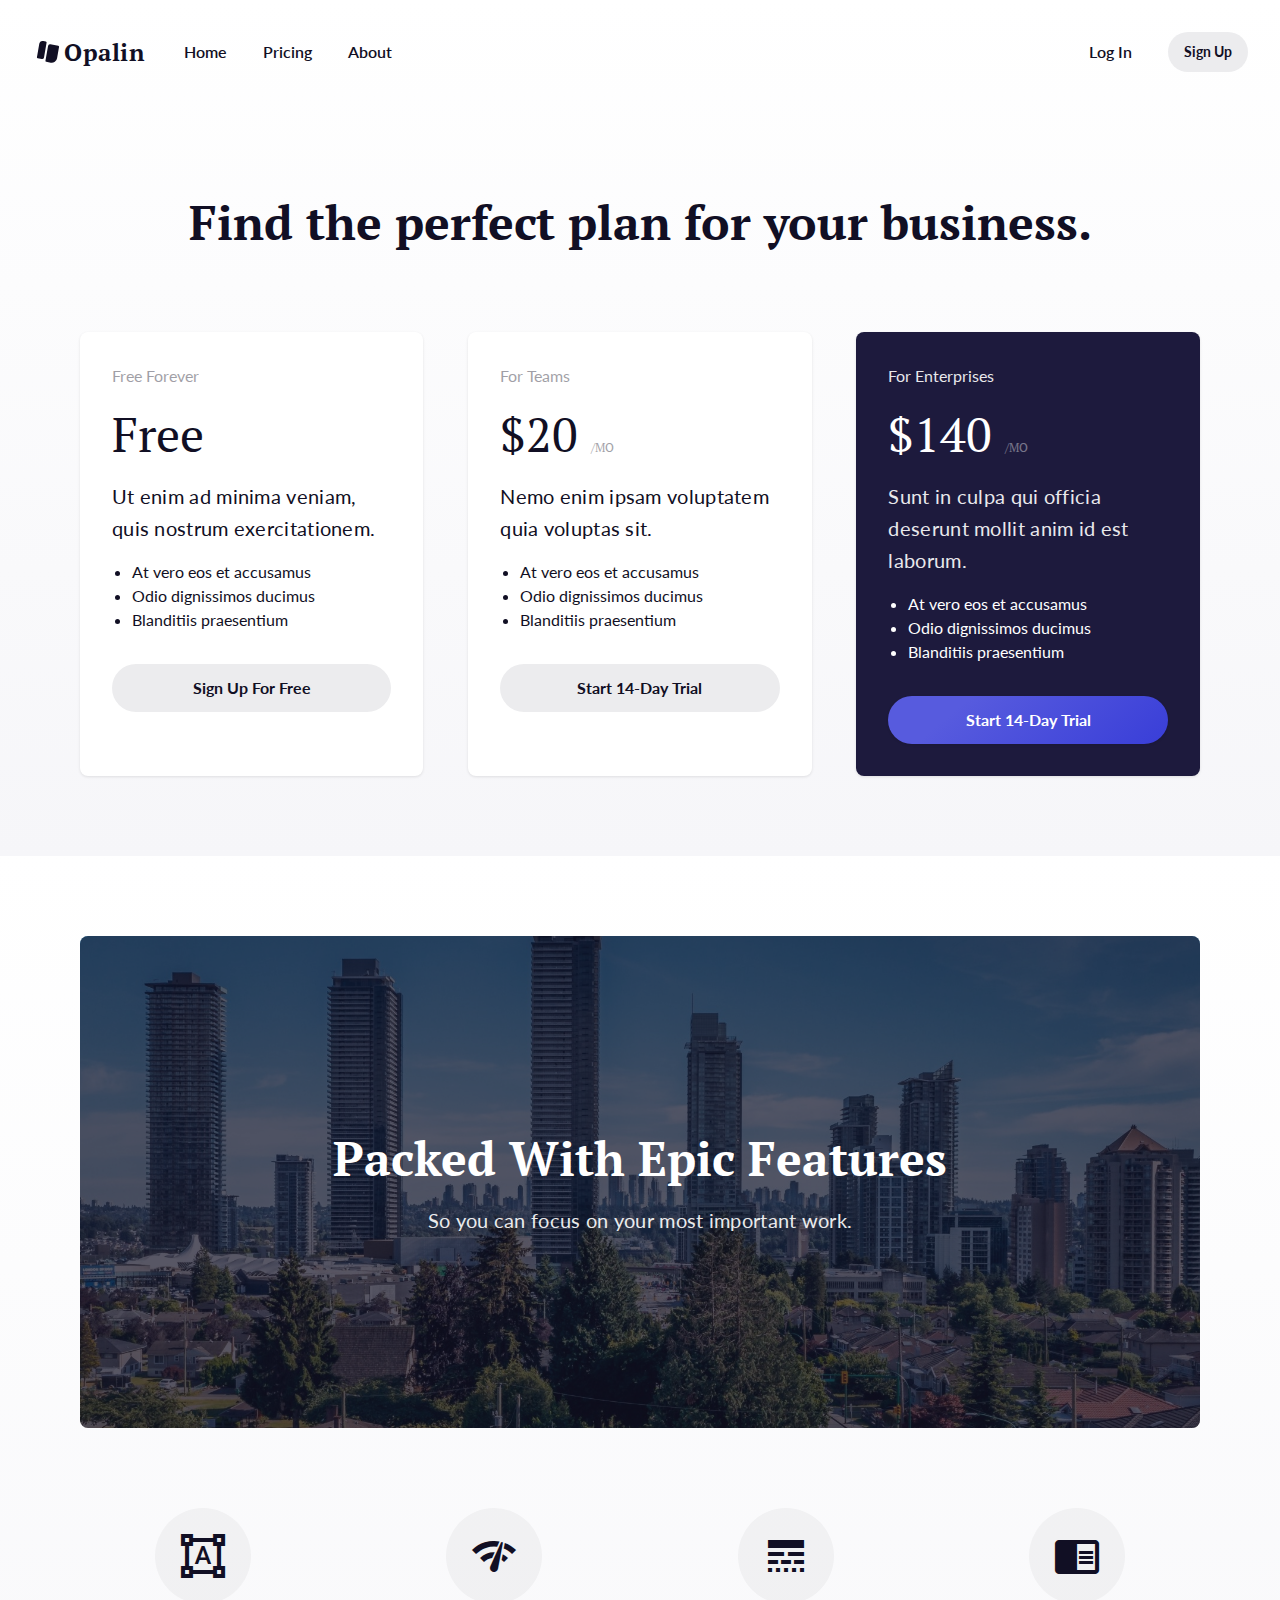
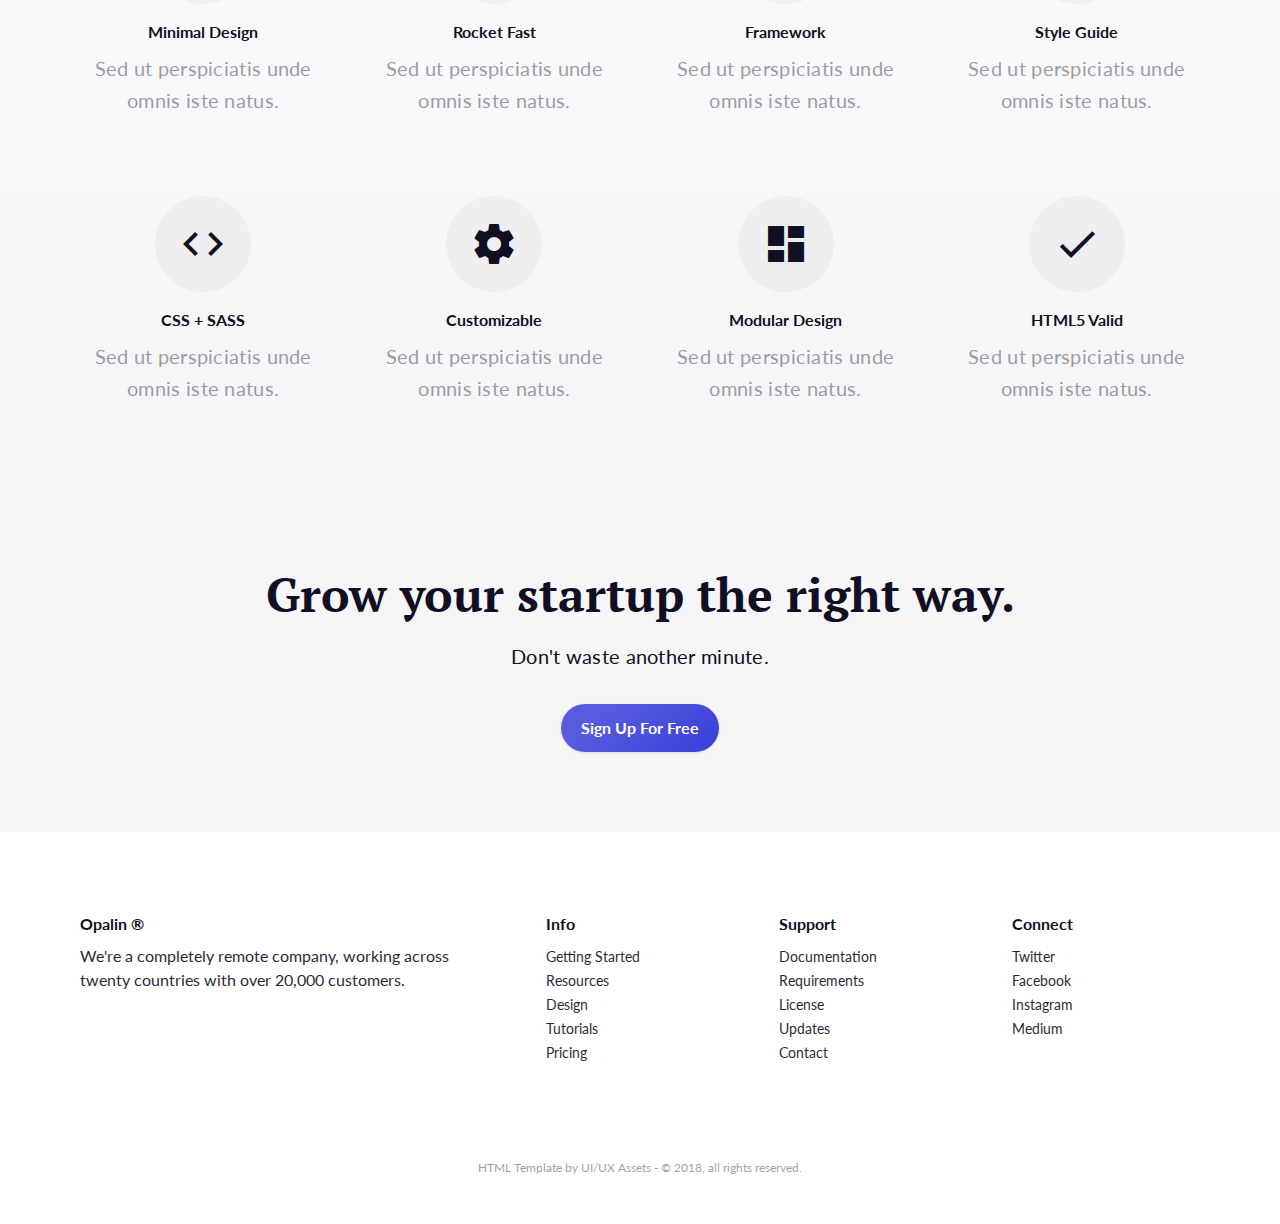
<file: pricing.html>
<!doctype html>
<html lang="en">

<!-- Mirrored from preview.uiuxassets.com/opalin/pricing.html by HTTrack Website Copier/3.x [XR&CO'2014], Sat, 18 Sep 2021 18:29:06 GMT -->
<head>
  <title>Opalin HTML Template - Pricing</title>
  <meta charset="utf-8">
  <meta name="description" content="A minimal and responsive HTML5 landing page built on lightweight, clean and customizable code.">
  <meta name="viewport" content="width=device-width">
  <link rel="apple-touch-icon-precomposed" href="media/favicon.png">
  <link rel="icon" href="media/favicon.png">
  <link rel="mask-icon" href="media/favicon.svg" color="rgb(36,38,58)">
  <link rel="shortcut icon" href="media/favicon.png">
  <link rel="stylesheet" href="css/main.css">
</head>
<body class="page page-pricing preload">

  <header class="header-main">
    <nav>
      <a href="index.html" class="logo" rel="home"><svg xmlns="http://www.w3.org/2000/svg" xmlns:xlink="http://www.w3.org/1999/xlink" width="24" height="24" viewBox="0 0 24 24"><path d="M7.335 1.023l2.462.434a1 1 0 0 1 .811 1.159L8.004 17.388a2 2 0 0 1-2.317 1.622l-3.94-.694a1 1 0 0 1-.81-1.159L3.28 3.862a3.5 3.5 0 0 1 4.054-2.839zm7.039 3.272l7.878 1.39a1 1 0 0 1 .812 1.158l-1.997 11.325a5.5 5.5 0 0 1-6.372 4.461l-4.431-.78a1 1 0 0 1-.812-1.16l2.605-14.771a2 2 0 0 1 2.317-1.623z" fill="currentColor"/></svg><span>Opalin</span></a>
      <div class="nav-toggle"></div>
      <ul class="inline">
        <li><a href="index.html">Home</a></li>
        <li><a href="pricing.html" class="active">Pricing</a></li>
        <li><a href="about.html">About</a></li>
      </ul>
      <ul class="inline right">
        <li><a href="login.html">Log In</a></li>
        <li><a href="signup.html" class="button button-secondary button-m full-width-tablet" role="button">Sign Up</a></li>
      </ul>
    </nav>
  </header>

  <main>

    <section class="bg-gradient-light padding padding-top">
      <div class="center max-width-l">
        <h1 class="hero">Find the perfect plan for your business.</h1>
      </div>
      <div class="row margin-top max-width-l">
        <div class="col-one-third card card-content">
          <p class="muted">Free Forever</p>
          <h2>
            <span class="pricing-price">Free</span>
          </h2>
          <p class="paragraph">Ut enim ad minima veniam, quis nostrum exercitationem.</p>
          <ul class="space-bottom">
            <li>At vero eos et accusamus</li>
            <li>Odio dignissimos ducimus</li>
            <li>Blanditiis praesentium</li>
          </ul>
          <a href="signup.html" class="button button-secondary full-width space-top" role="button">Sign Up For Free</a>
        </div>
        <div class="col-one-third card card-content">
          <p class="muted">For Teams</p>
          <h2>
            <span class="pricing-price">$20</span>
            <span class="pricing-duration muted sans">/MO</span>
          </h2>
          <p class="paragraph">Nemo enim ipsam voluptatem quia voluptas sit.</p>
          <ul class="space-bottom">
            <li>At vero eos et accusamus</li>
            <li>Odio dignissimos ducimus</li>
            <li>Blanditiis praesentium</li>
          </ul>
          <a href="signup.html" class="button button-secondary full-width space-top" role="button">Start 14-Day Trial</a>
        </div>
        <div class="col-one-third card card-content dark">
          <p class="muted">For Enterprises</p>
          <h2>
            <span class="pricing-price">$140</span>
            <span class="pricing-duration muted sans">/MO</span>
          </h2>
          <p class="paragraph">Sunt in culpa qui officia deserunt mollit anim id est laborum.</p>
          <ul class="space-bottom">
            <li>At vero eos et accusamus</li>
            <li>Odio dignissimos ducimus</li>
            <li>Blanditiis praesentium</li>
          </ul>
          <a href="signup.html" class="button button-primary full-width space-top" role="button">Start 14-Day Trial</a>
        </div>
      </div>
    </section>

    <section class="bg-gradient-light padding">
      <div class="bg-image-08 dark margin-bottom max-width-l overlay padding padding-bottom padding-top rounded">
        <div class="center max-width-m">
          <h2>Packed With Epic Features</h2>
          <p class="paragraph">So you can focus on your most important work.</p>
        </div>
      </div>
      <div class="row center margin-bottom max-width-l min-two-columns">
        <div class="col-one-fourth">
          <i class="feature-icons material-icons">format_shapes</i>
          <h6>Minimal Design</h6>
          <p class="muted paragraph">Sed ut perspiciatis unde omnis iste natus.</p>
        </div>
        <div class="col-one-fourth">
          <i class="feature-icons material-icons">network_check</i>
          <h6>Rocket Fast</h6>
          <p class="muted paragraph">Sed ut perspiciatis unde omnis iste natus.</p>
        </div>
        <div class="col-one-fourth">
          <i class="feature-icons material-icons">line_style</i>
          <h6>Framework</h6>
          <p class="muted paragraph">Sed ut perspiciatis unde omnis iste natus.</p>
        </div>
        <div class="col-one-fourth">
          <i class="feature-icons material-icons">chrome_reader_mode</i>
          <h6>Style Guide</h6>
          <p class="muted paragraph">Sed ut perspiciatis unde omnis iste natus.</p>
        </div>
      </div>
      <div class="row center max-width-l min-two-columns">
        <div class="col-one-fourth">
          <i class="feature-icons material-icons">code</i>
          <h6>CSS + SASS</h6>
          <p class="muted paragraph">Sed ut perspiciatis unde omnis iste natus.</p>
        </div>
        <div class="col-one-fourth">
          <i class="feature-icons material-icons">settings</i>
          <h6>Customizable</h6>
          <p class="muted paragraph">Sed ut perspiciatis unde omnis iste natus.</p>
        </div>
        <div class="col-one-fourth">
          <i class="feature-icons material-icons">dashboard</i>
          <h6>Modular Design</h6>
          <p class="muted paragraph">Sed ut perspiciatis unde omnis iste natus.</p>
        </div>
        <div class="col-one-fourth">
          <i class="feature-icons material-icons">check</i>
          <h6>HTML5 Valid</h6>
          <p class="muted paragraph">Sed ut perspiciatis unde omnis iste natus.</p>
        </div>
      </div>
    </section>

    <section class="bg-light padding">
      <div class="center max-width-m">
        <h2>Grow your startup the right way.</h2>
        <p class="paragraph">Don't waste another minute.</p>
        <a href="signup.html" class="button button-primary space-top" role="button">Sign Up For Free</a>
      </div>
    </section>

  </main>

  <footer class="footer-main">
    <div class="padding">
      <div class="row center-desktop max-width-l">
        <div class="col-two-fifths">
          <h6>Opalin ®</h6>
          <p>We're a completely remote company, working across twenty countries with over 20,000 customers.</p>
        </div>
        <div class="col-one-fifth">
          <h6>Info</h6>
          <ul class="blank">
            <li><a href="#">Getting Started</a></li>
            <li><a href="#">Resources</a></li>
            <li><a href="#">Design</a></li>
            <li><a href="#">Tutorials</a></li>
            <li><a href="#">Pricing</a></li>
          </ul>
        </div>
        <div class="col-one-fifth">
          <h6>Support</h6>
          <ul class="blank">
            <li><a href="#">Documentation</a></li>
            <li><a href="#">Requirements</a></li>
            <li><a href="#">License</a></li>
            <li><a href="#">Updates</a></li>
            <li><a href="#">Contact</a></li>
          </ul>
        </div>
        <div class="col-one-fifth">
          <h6>Connect</h6>
          <ul class="blank">
            <li><a href="#">Twitter</a></li>
            <li><a href="#">Facebook</a></li>
            <li><a href="#">Instagram</a></li>
            <li><a href="#">Medium</a></li>
          </ul>
        </div>
      </div>
    </div>
    <p class="copyright"><span>HTML Template by </span><a href="https://uiuxassets.com/" target="_blank">UI/UX Assets</a><span> - © 2018, all rights reserved.</span></p>
  </footer>

  <script src="js/main.js"></script>
</body>

<!-- Mirrored from preview.uiuxassets.com/opalin/pricing.html by HTTrack Website Copier/3.x [XR&CO'2014], Sat, 18 Sep 2021 18:29:06 GMT -->
</html>
</file>
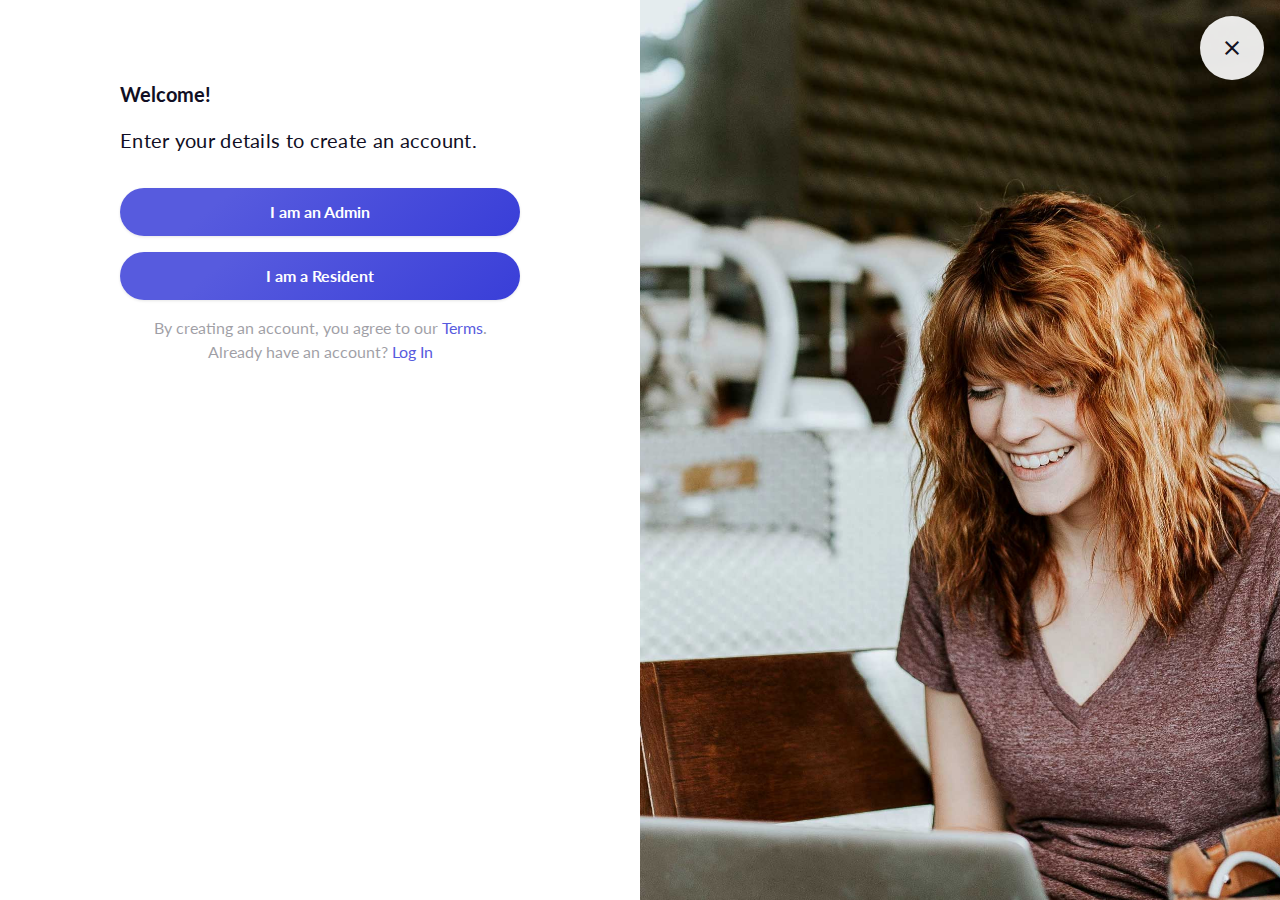
<file: signup.html>
<!doctype html>
<html lang="en">

<!-- Mirrored from preview.uiuxassets.com/opalin/signup.html by HTTrack Website Copier/3.x [XR&CO'2014], Sat, 18 Sep 2021 18:29:07 GMT -->
<head>
  <title>Opalin HTML Template - Sign Up</title>
  <meta charset="utf-8">
  <meta name="description" content="A minimal and responsive HTML5 landing page built on lightweight, clean and customizable code.">
  <meta name="viewport" content="width=device-width">
  <link rel="apple-touch-icon-precomposed" href="media/favicon.png">
  <link rel="icon" href="media/favicon.png">
  <link rel="mask-icon" href="media/favicon.svg" color="rgb(36,38,58)">
  <link rel="shortcut icon" href="media/favicon.png">
  <link rel="stylesheet" href="css/main.css">
</head>
<body class="page page-onboarding preload">

  <main>

    <a href="index.html" class="button button-close" role="button"></a>

    <section class="row no-gutter reverse-order">
      <div class="col-one-half middle padding">
        <div class="max-width-s">
          <h5>Welcome!</h5>
          <p class="paragraph">Enter your details to create an account.</p>
          <form>
            <a href="https://creator.voiceflow.com/prototype/61462d085a13920006850cba" target="_blank" class="button button-primary full-width space-top" role="button">I am an Admin</a>
            <a href="https://creator.voiceflow.com/prototype/61465c8ad91e7f000678fbe0" class="button button-primary full-width space-top" role="button">I am a Resident</a>
          </form>
        </div>
        <div class="center max-width-s space-top">
          <span class="muted">By creating an account, you agree to our </span><a href="#">Terms</a><span class="muted">.</span>
        </div>
        <div class="center max-width-s">
          <span class="muted">Already have an account? </span><a href="login.html">Log In</a>
        </div>
      </div>
      <div class="col-one-half bg-image-05 featured-image"></div>
    </section>

  </main>

  <script src="js/main.js"></script>
</body>

<!-- Mirrored from preview.uiuxassets.com/opalin/signup.html by HTTrack Website Copier/3.x [XR&CO'2014], Sat, 18 Sep 2021 18:29:07 GMT -->
</html>
</file>
